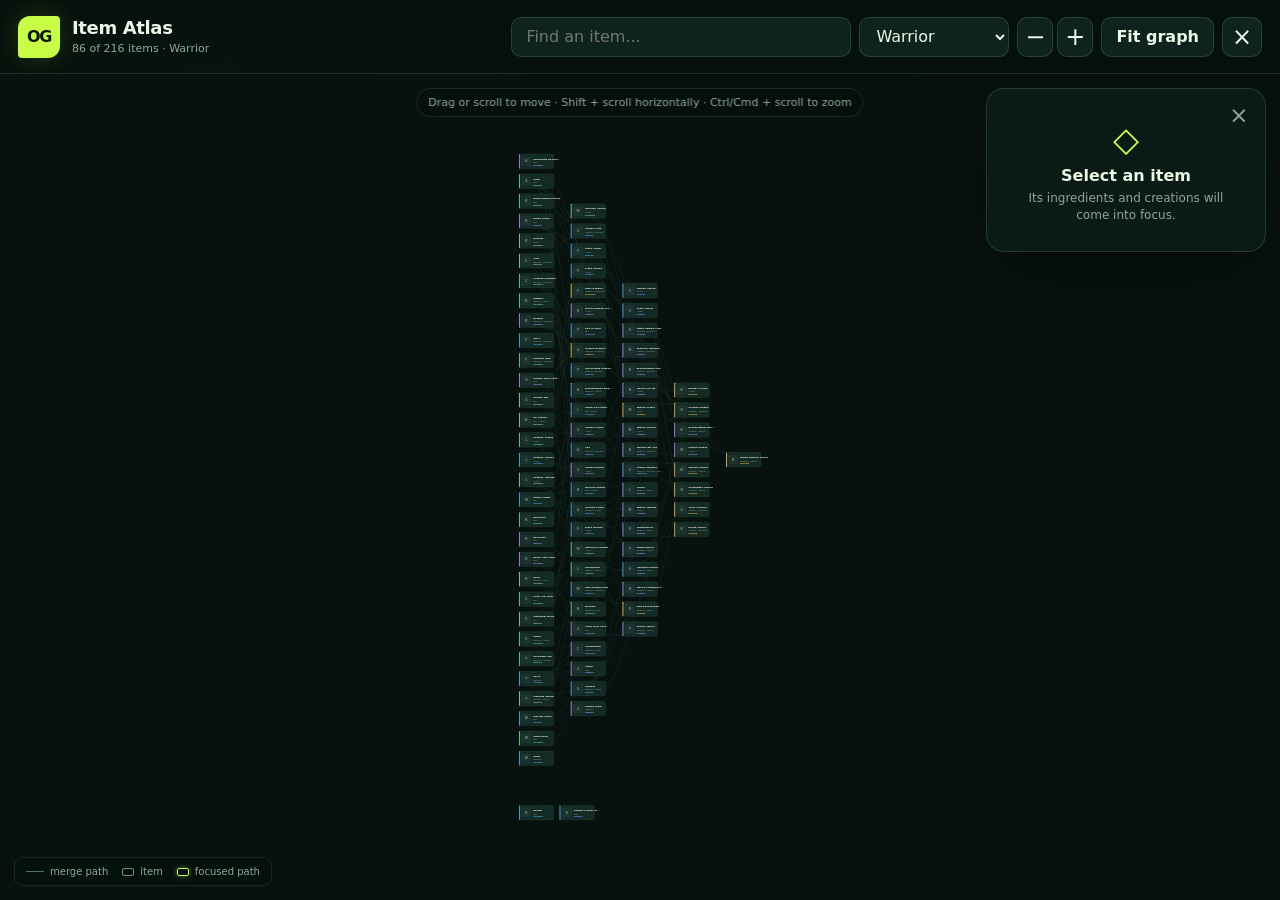
<file: index.html>
<!doctype html>
<html lang="en">
<head>
  <meta charset="utf-8">
  <meta name="viewport" content="width=device-width, initial-scale=1, viewport-fit=cover">
  <title>Overgeared Item Atlas</title>
  <link rel="stylesheet" href="./css/styles.css">
</head>
<body>
  <main class="app-shell">
    <header class="topbar">
      <div class="brand">
        <div class="brand-mark" aria-hidden="true">OG</div>
        <div>
          <h1>Item Atlas</h1>
          <p id="status">Reading item_table.html...</p>
        </div>
      </div>

      <div class="toolbar" aria-label="Graph controls">
        <label class="search-control">
          <span class="sr-only">Find an item</span>
          <input id="search" type="search" placeholder="Find an item..." autocomplete="off">
          <div id="search-results" class="search-results" hidden></div>
        </label>
        <label class="filter-control">
          <span class="sr-only">Filter by section</span>
          <select id="section-filter"></select>
        </label>
        <div class="zoom-controls" aria-label="Zoom controls">
          <button id="zoom-out" class="icon-button" type="button" title="Zoom out" aria-label="Zoom out">&minus;</button>
          <button id="zoom-in" class="icon-button" type="button" title="Zoom in" aria-label="Zoom in">+</button>
        </div>
        <button id="fit-button" type="button" title="Fit all items in view (F)">Fit graph</button>
        <button id="reset-button" class="icon-button" type="button" title="Clear selection (Escape)" aria-label="Clear selection">&times;</button>
      </div>
    </header>

    <section id="graph-wrap" class="graph-wrap" aria-label="Interactive item merge graph">
      <canvas id="graph-canvas"></canvas>
      <div class="canvas-hint">Drag or scroll to move &middot; Shift + scroll horizontally &middot; Ctrl/Cmd + scroll to zoom</div>
      <div id="tooltip" class="tooltip" hidden></div>

      <aside id="details" class="details empty" aria-live="polite">
        <button id="close-details" class="details-close" type="button" aria-label="Close item details">&times;</button>
        <div id="details-content">
          <div class="empty-state">
            <span class="empty-glyph">&#9671;</span>
            <h2>Select an item</h2>
            <p>Its ingredients and creations will come into focus.</p>
          </div>
        </div>
      </aside>

      <div class="legend" aria-label="Graph legend">
        <span><i class="legend-line"></i> merge path</span>
        <span><i class="legend-node"></i> item</span>
        <span><i class="legend-focus"></i> focused path</span>
      </div>
    </section>
  </main>

  <div id="file-fallback" class="file-fallback" hidden>
    <div class="fallback-card">
      <div class="fallback-icon">&uarr;</div>
      <h2>Choose the source table</h2>
      <p>Your browser blocked access to <code>item_table.html</code>. Choose that file here, or serve this folder with a local web server.</p>
      <label class="file-button">Choose item_table.html<input id="source-file" type="file" accept=".html,text/html"></label>
    </div>
  </div>

  <script src="./js/app.js" defer></script>
</body>
</html>
</file>
<file: css/styles.css>
:root {
  color-scheme: dark;
  --bg: #07110f;
  --panel: rgba(11, 27, 23, .94);
  --panel-2: #102c25;
  --ink: #edf7e7;
  --muted: #8fa89d;
  --lime: #c6ff45;
  --cyan: #64e6cf;
  --line: #315148;
  --danger: #ff806d;
  --card-w: 172px;
  --card-h: 72px;
  font-family: Inter, ui-sans-serif, system-ui, -apple-system, BlinkMacSystemFont, "Segoe UI", sans-serif;
}

* { box-sizing: border-box; }

html, body { width: 100%; height: 100%; min-height: 100dvh; margin: 0; overflow: hidden; }

body {
  color: var(--ink);
  background:
    radial-gradient(circle at 16% 12%, rgba(68, 154, 109, .18), transparent 27rem),
    linear-gradient(145deg, #06100d, #0a1714 58%, #07100f);
}

button, input, select { font: inherit; }
button, select, input { color: inherit; }

.app-shell { width: 100%; height: 100%; height: 100dvh; display: grid; grid-template-rows: 74px minmax(0, 1fr); }

.topbar {
  z-index: 20;
  display: flex;
  align-items: center;
  justify-content: space-between;
  gap: 24px;
  padding: 12px 18px;
  border-bottom: 1px solid rgba(151, 205, 181, .15);
  background: rgba(5, 15, 12, .82);
  backdrop-filter: blur(18px);
}

.brand { display: flex; align-items: center; gap: 12px; min-width: 210px; }
.brand-mark {
  display: grid;
  place-items: center;
  width: 42px;
  height: 42px;
  border: 1px solid rgba(198, 255, 69, .58);
  border-radius: 12px 4px 12px 4px;
  color: #0b160c;
  background: var(--lime);
  box-shadow: 0 0 24px rgba(198, 255, 69, .16);
  font-weight: 900;
  letter-spacing: -.08em;
}
.brand h1 { margin: 0; font-size: 18px; line-height: 1.15; letter-spacing: -.02em; }
.brand p { margin: 3px 0 0; color: var(--muted); font-size: 11px; }

.toolbar { display: flex; align-items: center; justify-content: flex-end; gap: 8px; flex: 1; }
.zoom-controls { display: flex; gap: 4px; }
.search-control { position: relative; width: min(340px, 32vw); }
.search-control input, .filter-control select, .toolbar button {
  height: 40px;
  border: 1px solid rgba(136, 183, 164, .2);
  border-radius: 10px;
  background: rgba(16, 39, 33, .88);
  outline: none;
}
.search-control input { width: 100%; padding: 0 14px; }
.search-control input:focus, .filter-control select:focus { border-color: rgba(198, 255, 69, .62); box-shadow: 0 0 0 3px rgba(198, 255, 69, .08); }
.filter-control select { max-width: 150px; padding: 0 30px 0 12px; }
.toolbar button { padding: 0 14px; cursor: pointer; font-weight: 700; }
.toolbar button:hover { border-color: var(--lime); color: var(--lime); }
.toolbar .icon-button { width: 40px; padding: 0; font-size: 24px; font-weight: 400; }
.zoom-controls .icon-button { width: 36px; }

.search-results {
  position: absolute;
  top: 46px;
  right: 0;
  left: 0;
  z-index: 50;
  max-height: min(410px, 65vh);
  overflow: auto;
  padding: 6px;
  border: 1px solid rgba(134, 183, 162, .22);
  border-radius: 12px;
  background: #0b1b17;
  box-shadow: 0 18px 50px rgba(0, 0, 0, .48);
}
.search-result { display: flex; align-items: center; gap: 10px; width: 100%; padding: 9px; border: 0; border-radius: 8px; text-align: left; background: transparent; cursor: pointer; }
.search-result:hover, .search-result.active { background: #17372e; }
.search-result img { width: 30px; height: 30px; object-fit: contain; image-rendering: pixelated; }
.search-result strong, .search-result small { display: block; }
.search-result small { margin-top: 2px; color: var(--muted); }

.graph-wrap { position: relative; min-height: 0; overflow: hidden; }
#graph-canvas { display: block; width: 100%; height: 100%; cursor: grab; touch-action: none; }
#graph-canvas.dragging { cursor: grabbing; }
.canvas-hint {
  position: absolute;
  top: 14px;
  left: 50%;
  translate: -50% 0;
  pointer-events: none;
  padding: 7px 11px;
  border: 1px solid rgba(133, 184, 162, .15);
  border-radius: 999px;
  color: var(--muted);
  background: rgba(5, 16, 13, .72);
  font-size: 11px;
  backdrop-filter: blur(8px);
}

.details {
  position: absolute;
  top: 14px;
  right: 14px;
  bottom: 14px;
  width: min(370px, calc(100vw - 28px));
  overflow: auto;
  padding: 22px;
  border: 1px solid rgba(137, 190, 167, .2);
  border-radius: 18px;
  background: var(--panel);
  box-shadow: 0 24px 80px rgba(0, 0, 0, .38);
  backdrop-filter: blur(18px);
  transition: opacity .18s, translate .18s;
}
.details.empty { width: 280px; bottom: auto; }
.details.hidden { opacity: 0; translate: calc(100% + 20px) 0; pointer-events: none; }
.details-close { position: absolute; top: 10px; right: 10px; width: 32px; height: 32px; border: 0; border-radius: 8px; color: var(--muted); background: transparent; font-size: 23px; cursor: pointer; }
.details-close:hover { color: var(--ink); background: rgba(255,255,255,.06); }
.detail-hero { display: grid; grid-template-columns: 74px 1fr; align-items: center; gap: 15px; padding-right: 20px; }
.detail-sprite { display: grid; place-items: center; width: 74px; height: 74px; border: 1px solid rgba(198,255,69,.2); border-radius: 16px; background: rgba(198,255,69,.06); }
.detail-sprite img { max-width: 58px; max-height: 58px; image-rendering: pixelated; }
.detail-kicker { margin: 0 0 5px; color: var(--lime); font-size: 10px; font-weight: 800; letter-spacing: .13em; text-transform: uppercase; }
.detail-hero h2 { margin: 0; font-size: 23px; line-height: 1.08; }
.detail-type { margin: 7px 0 0; color: var(--muted); font-size: 12px; }
.detail-section { margin-top: 22px; }
.detail-section h3 { margin: 0 0 8px; color: #b8c9c1; font-size: 10px; letter-spacing: .12em; text-transform: uppercase; }
.detail-section p { margin: 0; color: #e2ece7; font-size: 13px; line-height: 1.55; white-space: pre-line; }
.rich-text { color: #e2ece7; font-size: 13px; line-height: 1.75; }
.inline-stat-icon {
  display: inline-block;
  width: 16px;
  height: 16px;
  margin: 0 3px 2px 1px;
  object-fit: contain;
  vertical-align: middle;
  image-rendering: pixelated;
  filter: drop-shadow(0 1px 3px rgba(0, 0, 0, .5));
}
.footprint-grid {
  display: inline-grid;
  grid-template-columns: repeat(var(--footprint-columns), 16px);
  grid-auto-rows: 16px;
  gap: 3px;
  padding: 9px;
  border: 1px solid rgba(100, 230, 207, .12);
  border-radius: 9px;
  background: #081511;
}
.footprint-cell {
  position: relative;
  width: 16px;
  height: 16px;
  border: 1px solid #63998a;
  border-radius: 3px;
  background: linear-gradient(145deg, #386f61, #214c41);
  box-shadow: inset 0 1px rgba(255, 255, 255, .12), 0 1px 3px rgba(0, 0, 0, .35);
}
.footprint-cell.socket {
  border-color: #a4e8d4;
  background: linear-gradient(145deg, #417f70, #28584c);
}
.footprint-cell.socket::after {
  content: '';
  position: absolute;
  inset: 4px;
  border: 1px solid #d2fff2;
  border-radius: 50%;
  background: #091914;
  box-shadow: 0 0 4px rgba(100, 230, 207, .5);
}
.footprint-cell.empty { visibility: hidden; }
.relations { display: flex; flex-wrap: wrap; gap: 6px; }
.relation-chip { border: 1px solid rgba(100,230,207,.2); border-radius: 999px; padding: 5px 8px; color: #cfe2da; background: rgba(100,230,207,.06); font-size: 11px; cursor: pointer; }
.relation-chip:hover { border-color: var(--cyan); color: var(--cyan); }
.empty-state { padding: 8px 8px 4px; text-align: center; }
.empty-glyph { color: var(--lime); font-size: 34px; }
.empty-state h2 { margin: 7px 0 5px; font-size: 16px; }
.empty-state p { margin: 0; color: var(--muted); font-size: 12px; line-height: 1.45; }

.tooltip {
  position: absolute;
  z-index: 15;
  width: 260px;
  pointer-events: none;
  padding: 11px 12px;
  border: 1px solid rgba(169, 216, 197, .22);
  border-radius: 10px;
  background: rgba(5, 16, 13, .96);
  box-shadow: 0 12px 35px rgba(0,0,0,.42);
  font-size: 11px;
  line-height: 1.45;
}
.tooltip strong { display: block; margin-bottom: 4px; color: var(--lime); font-size: 12px; }
.tooltip span { display: block; color: var(--muted); }
.tooltip .tooltip-rich { color: #c9d9d2; line-height: 1.75; }
.tooltip .inline-stat-icon { width: 14px; height: 14px; margin-right: 2px; }

.legend { position: absolute; left: 14px; bottom: 14px; display: flex; gap: 14px; padding: 8px 11px; border: 1px solid rgba(142,188,169,.14); border-radius: 9px; color: var(--muted); background: rgba(5,16,13,.76); font-size: 10px; pointer-events: none; }
.legend span { display: flex; align-items: center; gap: 6px; }
.legend i { display: inline-block; }
.legend-line { width: 18px; height: 1px; background: #4c7568; }
.legend-node { width: 12px; height: 8px; border: 1px solid #6c8d81; border-radius: 2px; }
.legend-focus { width: 12px; height: 8px; border: 1px solid var(--lime); border-radius: 2px; box-shadow: 0 0 5px rgba(198,255,69,.45); }

.file-fallback { position: fixed; inset: 0; z-index: 100; display: grid; place-items: center; padding: 20px; background: rgba(3,10,8,.88); backdrop-filter: blur(16px); }
.file-fallback[hidden] { display: none; }
.fallback-card { width: min(460px, 100%); padding: 36px; border: 1px solid rgba(198,255,69,.24); border-radius: 20px; text-align: center; background: #0c1e19; box-shadow: 0 20px 70px #000; }
.fallback-icon { color: var(--lime); font-size: 38px; }
.fallback-card h2 { margin: 10px 0 8px; }
.fallback-card p { margin: 0 0 22px; color: var(--muted); line-height: 1.55; }
.file-button { display: inline-flex; align-items: center; height: 42px; padding: 0 16px; border-radius: 10px; color: #0b150d; background: var(--lime); font-weight: 800; cursor: pointer; }
.file-button input { position: absolute; width: 1px; height: 1px; opacity: 0; }
.sr-only { position: absolute; width: 1px; height: 1px; padding: 0; margin: -1px; overflow: hidden; clip: rect(0,0,0,0); white-space: nowrap; border: 0; }

@media (max-width: 760px) {
  .app-shell { grid-template-rows: auto minmax(0, 1fr); }
  .topbar {
    display: grid;
    grid-template-columns: 1fr;
    align-items: start;
    gap: 9px;
    padding: max(9px, env(safe-area-inset-top)) 10px 9px;
  }
  .brand { min-width: 0; }
  .brand-mark { width: 36px; height: 36px; border-radius: 10px 3px; font-size: 13px; }
  .brand h1 { font-size: 16px; }
  .brand p { max-width: calc(100vw - 76px); white-space: nowrap; overflow: hidden; text-overflow: ellipsis; }
  .toolbar { display: grid; grid-template-columns: minmax(0, 1fr) auto auto auto; gap: 6px; width: 100%; }
  .search-control { order: -1; width: 100%; }
  .filter-control { min-width: 0; }
  .filter-control select { width: 100%; max-width: none; }
  .toolbar button { padding: 0 10px; white-space: nowrap; }
  .search-control input, .filter-control select, .toolbar button { height: 38px; }
  .zoom-controls { display: none; }
  .toolbar .icon-button { width: 38px; }
  .canvas-hint, .legend { display: none; }
  .details {
    top: auto;
    right: 8px;
    bottom: max(8px, env(safe-area-inset-bottom));
    left: 8px;
    width: auto;
    height: auto;
    max-height: min(60dvh, 520px);
    padding: 19px;
    border-radius: 18px 18px 12px 12px;
  }
  .details.empty { display: none; }
  .detail-hero { grid-template-columns: 60px 1fr; gap: 12px; }
  .detail-sprite { width: 60px; height: 60px; }
  .detail-sprite img { max-width: 48px; max-height: 48px; }
  .detail-hero h2 { font-size: 20px; }
  .detail-section { margin-top: 16px; }
  .tooltip { display: none; }
}

@media (min-width: 761px) and (max-width: 1100px) {
  .search-control { width: min(260px, 28vw); }
  .details { width: min(330px, 38vw); }
  .toolbar button { padding-inline: 11px; }
}

@media (max-width: 430px) {
  .toolbar { grid-template-columns: minmax(0, 1fr) auto auto; }
  .search-control { grid-column: 1 / -1; }
  .toolbar #fit-button { font-size: 0; width: 38px; padding: 0; }
  .toolbar #fit-button::after { content: 'Fit'; font-size: 11px; }
}
</file>
